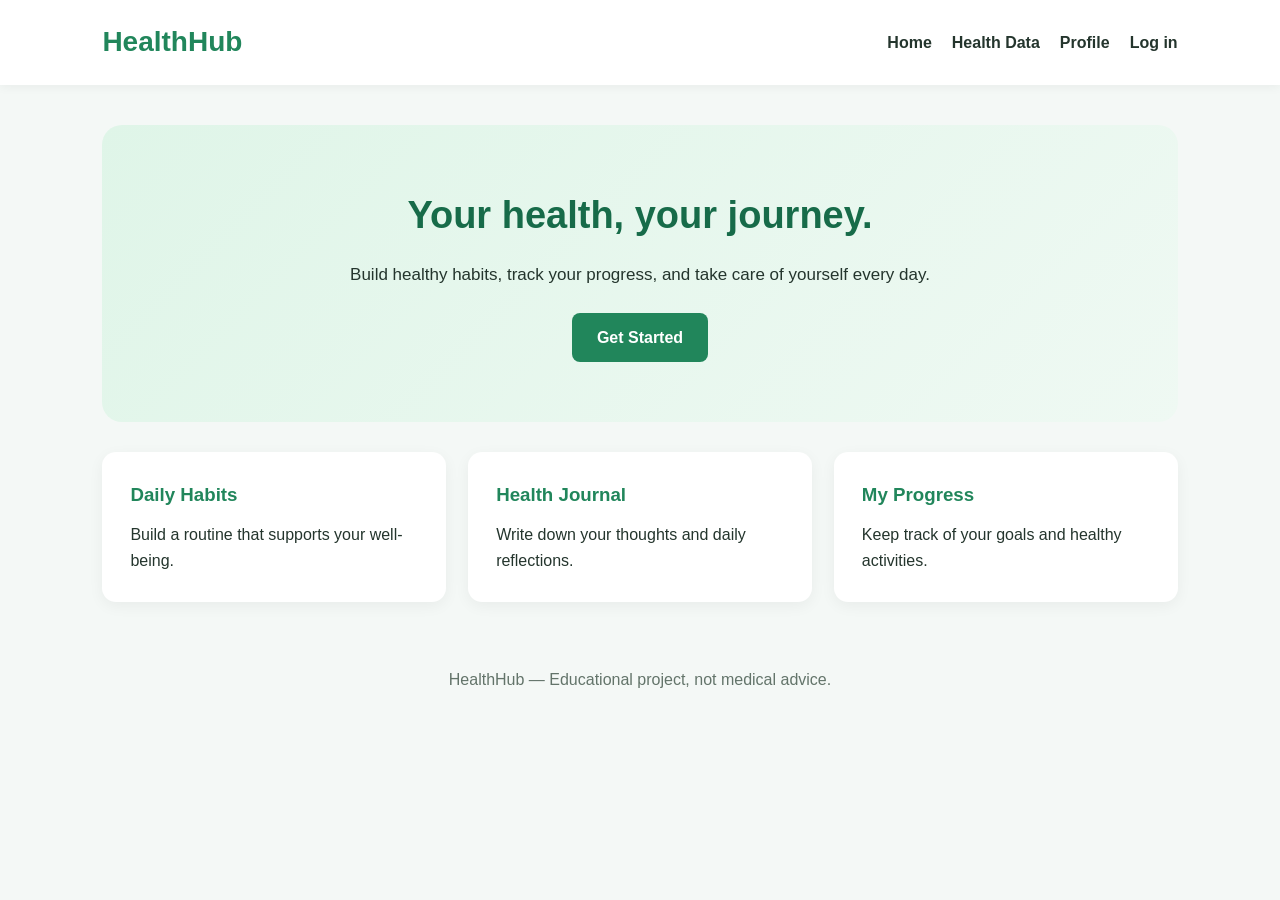
<file: frontend/index.html>
<!DOCTYPE html>
<html lang="en">
<head>
    <meta charset="UTF-8">
    <meta name="viewport" content="width=device-width, initial-scale=1.0">
    <title>HealthHub</title>
    <link rel="stylesheet" href="css/style.css">
    <script src="js/app.js" defer></script>
</head>
<body>
    <div id="app">
        <main class="container">
            <h1>HealthHub</h1>
            <p>Loading HealthHub...</p>
        </main>
    </div>
</body>
</html>
</file>
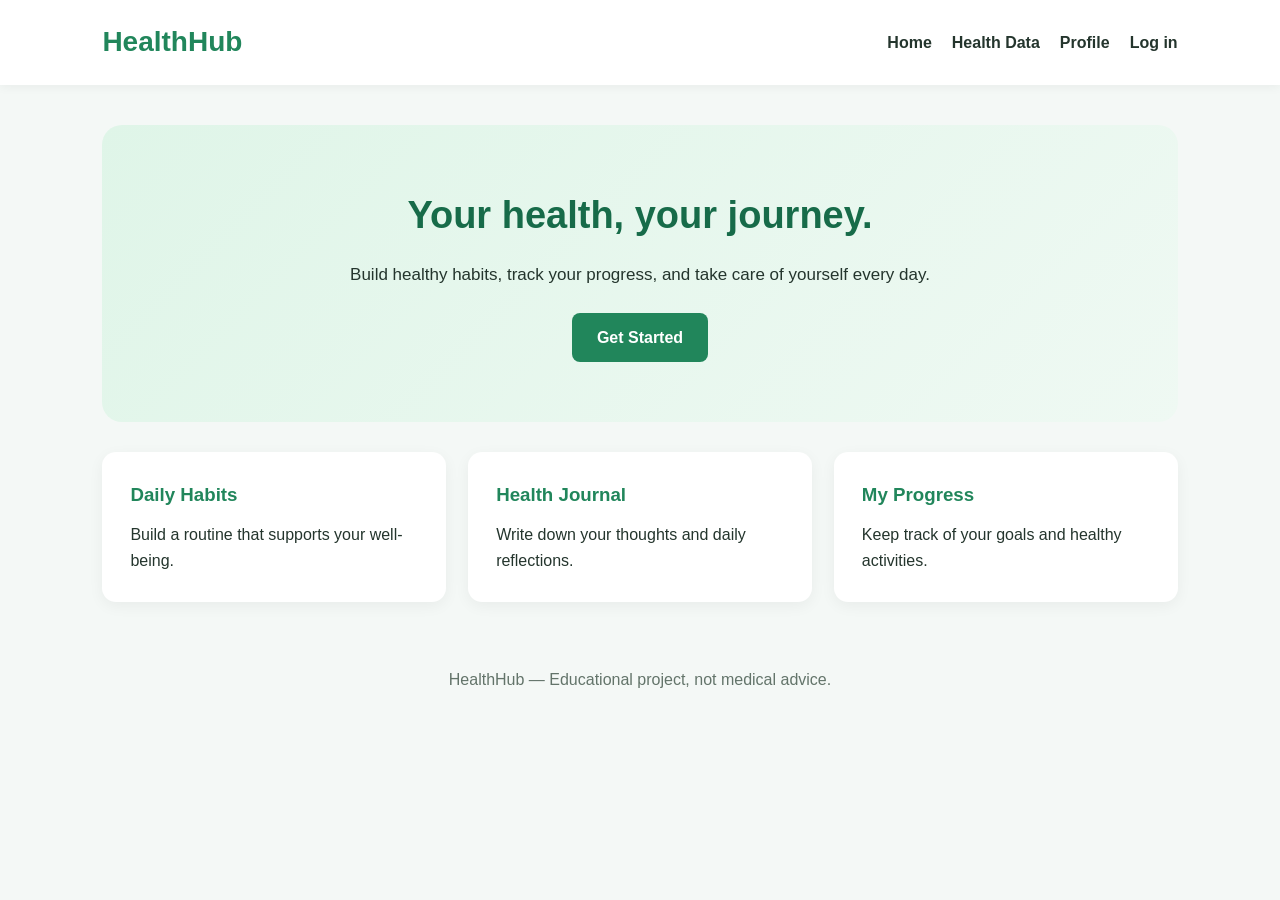
<file: frontend/views/dashboard.html>
<!DOCTYPE html>
<html lang="en">
<head>
    <meta charset="UTF-8">
    <meta name="viewport" content="width=device-width, initial-scale=1.0">
    <title>HealthHub</title>
    <link rel="stylesheet" href="../css/style.css">
</head>
<body>
    <header>
        <h1>HealthHub</h1>
        <nav>
            <a href="dashboard.html">Home</a>
            <a href="entities.html">Health Data</a>
            <a href="profile.html">Profile</a>
            <a href="login.html">Log in</a>
        </nav>
    </header>

    <main class="container">
        <section class="welcome">
            <h2>Your health, your journey.</h2>
            <p>Build healthy habits, track your progress, and take care of yourself every day.</p>
            <a class="button" href="register.html">Get Started</a>
        </section>

        <section class="cards">
            <article class="card">
                <h3>Daily Habits</h3>
                <p>Build a routine that supports your well-being.</p>
            </article>
            <article class="card">
                <h3>Health Journal</h3>
                <p>Write down your thoughts and daily reflections.</p>
            </article>
            <article class="card">
                <h3>My Progress</h3>
                <p>Keep track of your goals and healthy activities.</p>
            </article>
        </section>
    </main>

    <footer>
        <p>HealthHub — Educational project, not medical advice.</p>
    </footer>
</body>
</html>
</file>
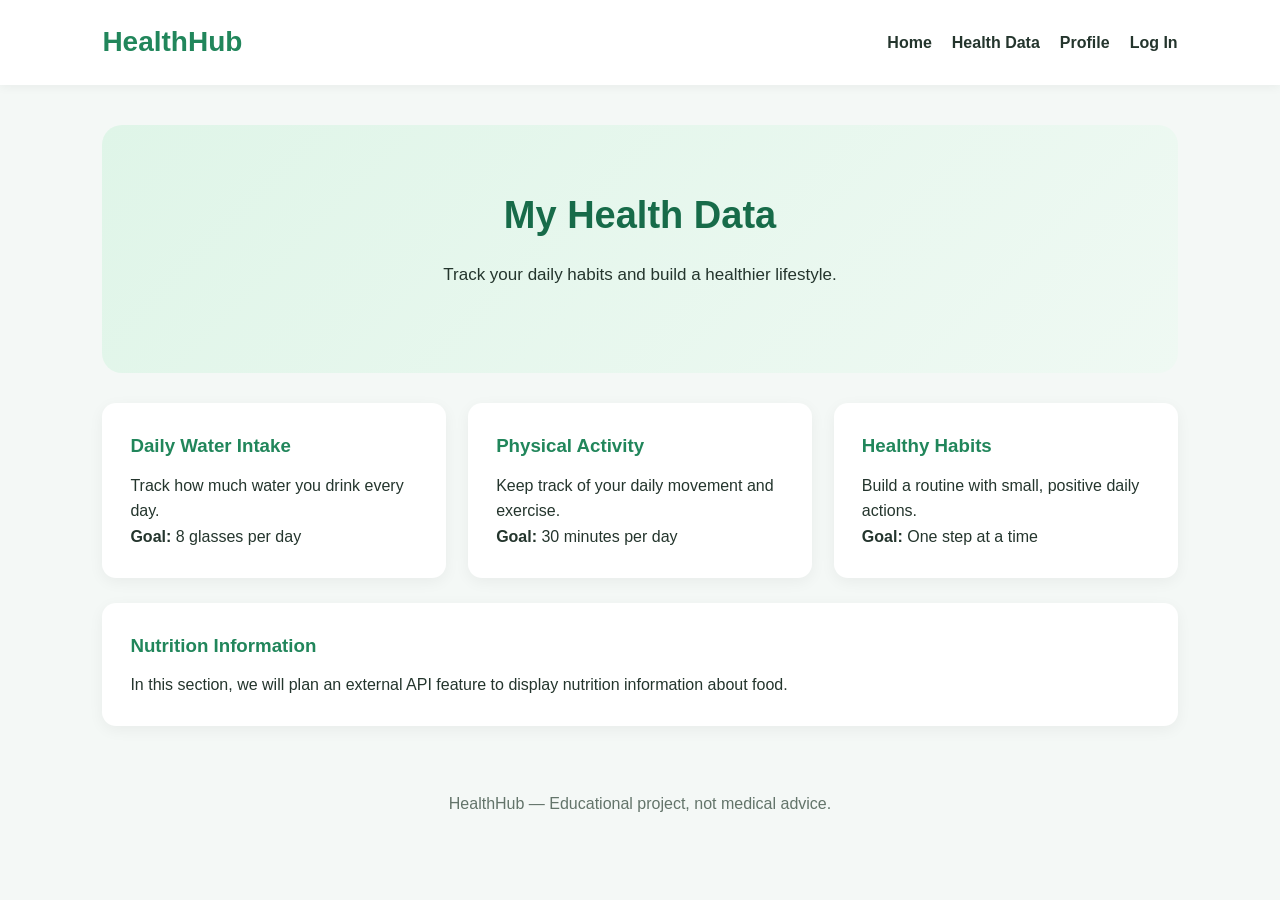
<file: frontend/views/entities.html>
<!DOCTYPE html>
<html lang="en">
<head>
    <meta charset="UTF-8">
    <meta name="viewport" content="width=device-width, initial-scale=1.0">
    <title>HealthHub | Health Data</title>
    <link rel="stylesheet" href="../css/style.css">
</head>
<body>
   <header>
        <h1>HealthHub</h1>
        <nav>
            <a href="dashboard.html">Home</a>
            <a href="entities.html">Health Data</a>
            <a href="profile.html">Profile</a>
            <a href="login.html">Log In</a>
        </nav>
    </header>

    <main class="container">
        <section class="welcome">
            <h2>My Health Data</h2>
            <p>Track your daily habits and build a healthier lifestyle.</p>
        </section>

        <section class="cards">
            <article class="card">
                <h3>Daily Water Intake</h3>
                <p>Track how much water you drink every day.</p>
                <p><strong>Goal:</strong> 8 glasses per day</p>
            </article>

            <article class="card">
                <h3>Physical Activity</h3>
                <p>Keep track of your daily movement and exercise.</p>
                <p><strong>Goal:</strong> 30 minutes per day</p>
            </article>

            <article class="card">
 <h3>Healthy Habits</h3>
                <p>Build a routine with small, positive daily actions.</p>
                <p><strong>Goal:</strong> One step at a time</p>
            </article>
        </section>

        <section class="card" style="margin-top: 25px;">
            <h3>Nutrition Information</h3>
            <p>In this section, we will plan an external API feature to display nutrition information about food.</p>
        </section>
    </main>

    <footer>
        <p>HealthHub — Educational project, not medical advice.</p>
    </footer>

</body>
</html>
</file>
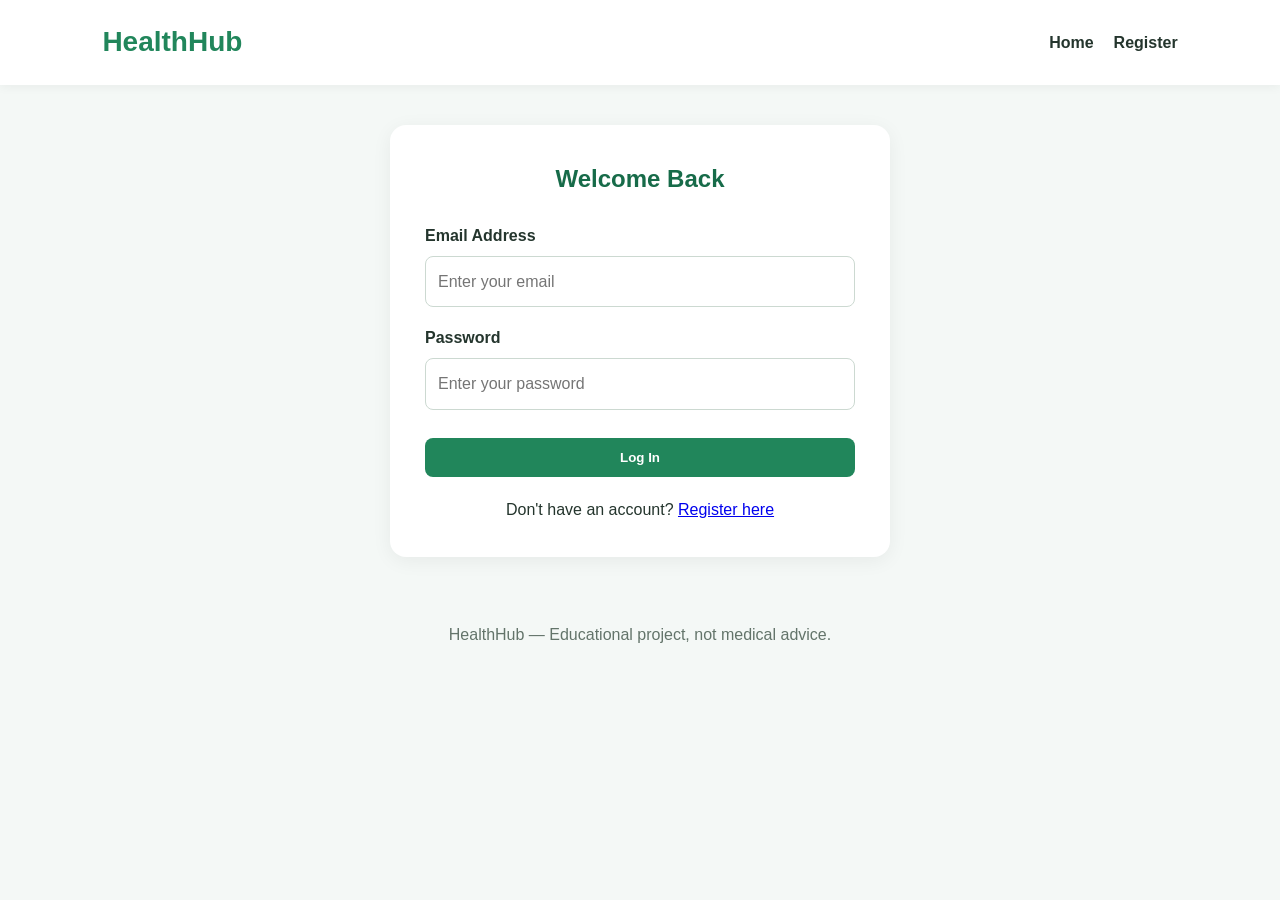
<file: frontend/views/login.html>
<html lang="en">
<head>
    <meta charset="UTF-8">
    <meta name="viewport" content="width=device-width, initial-scale=1.0">
    <title>HealthHub | Login</title>
    <link rel="stylesheet" href="../css/style.css">
</head>
<body>

    <header>
        <h1>HealthHub</h1>
        <nav>
            <a href="dashboard.html">Home</a>
            <a href="register.html">Register</a>
        </nav>
    </header>

    <main class="form-container">
        <h2>Welcome Back</h2>

        <form id="loginForm">
            <div class="form-group">
                <label for="email">Email Address</label>
                <input type="email" id="email" name="email"
                       placeholder="Enter your email" required>
            </div>

            <div class="form-group">
                <label for="password">Password</label>
                <input type="password" id="password" name="password"
                       placeholder="Enter your password" required>
            </div>

            <button type="submit" class="button">Log In</button>
        </form>

        <p style="text-align: center; 
margin-top: 20px;">
            Don't have an account?
            <a href="register.html">Register here</a>
        </p>
    </main>

    <footer>
        <p>HealthHub — Educational project, not medical advice.</p>
    </footer>

</body>
</html>
</file>
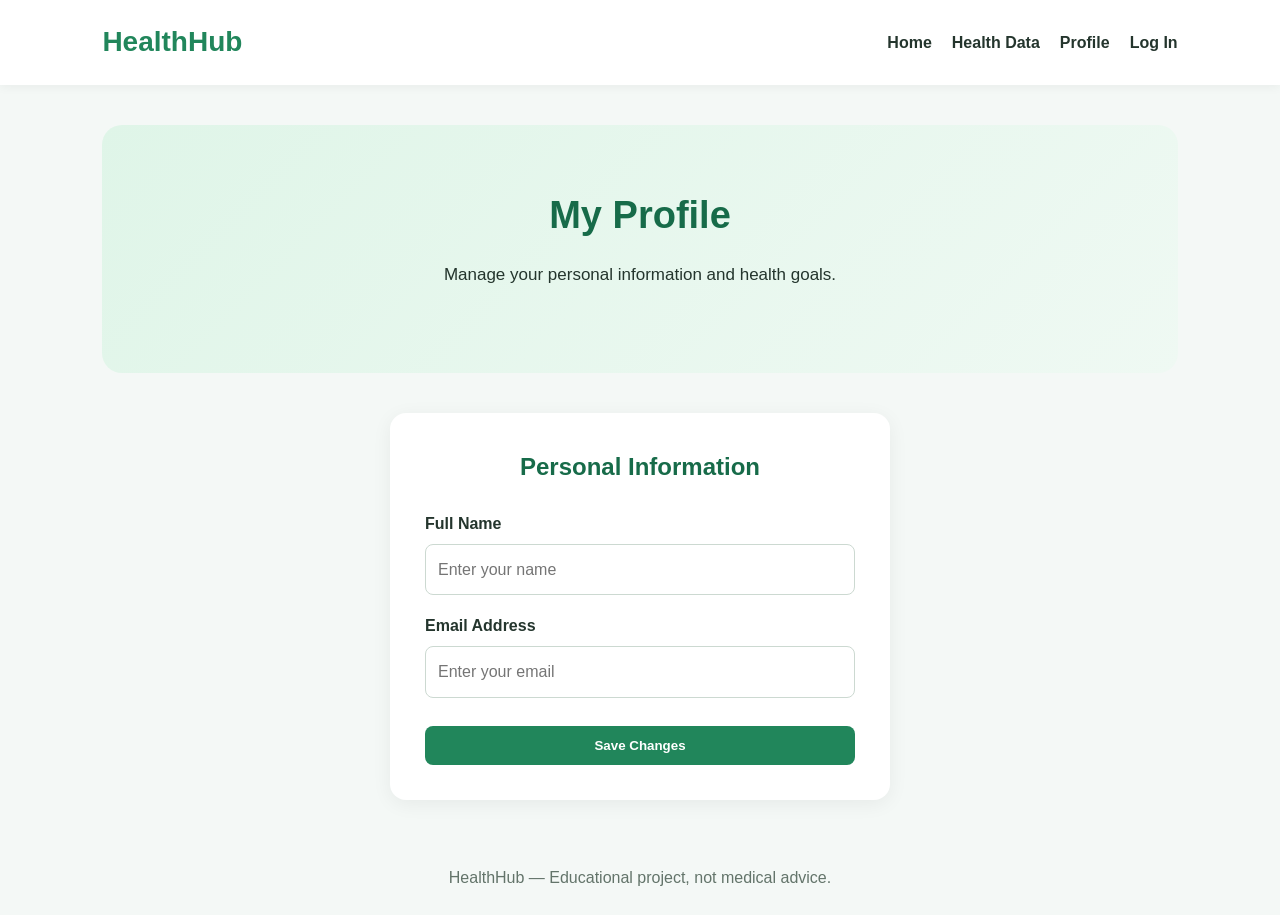
<file: frontend/views/profile.html>
<!DOCTYPE html>
<html lang="en">
<head>
    <meta charset="UTF-8">
    <meta name="viewport" content="width=device-width, initial-scale=1.0">
    <title>HealthHub | Profile</title>
    <link rel="stylesheet" href="../css/style.css">
</head>
<body>

    <header>
        <h1>HealthHub</h1>
        <nav>
            <a href="dashboard.html">Home</a>
            <a href="entities.html">Health Data</a>
            <a href="profile.html">Profile</a>
            <a href="login.html">Log In</a>
        </nav>
    </header>

    <main class="container">
        <section class="welcome">
            <h2>My Profile</h2>
            <p>Manage your personal information and health goals.</p>
        </section>

        <section class="form-container">
            <h2>Personal Information</h2>

            <form id="profileForm">
                <div class="form-group">
                    <label for="fullName">Full Name</label>
                    <input
                        type="text"
                        id="fullName"
                        name="fullName"
                        placeholder="Enter your name"
                    >
                </div>

                <div class="form-group">
                    <label for="email">Email Address</label>
                    <input
                        type="email"
                        id="email"
                        name="email"
                        placeholder="Enter your email"
                    >
                </div>

                <button type="submit" class="button">
                    Save Changes
                </button>
            </form>
        </section>
    </main>

    <footer>
        <p>HealthHub — Educational project, not medical advice.</p>
    </footer>

</body>
</html>
</file>
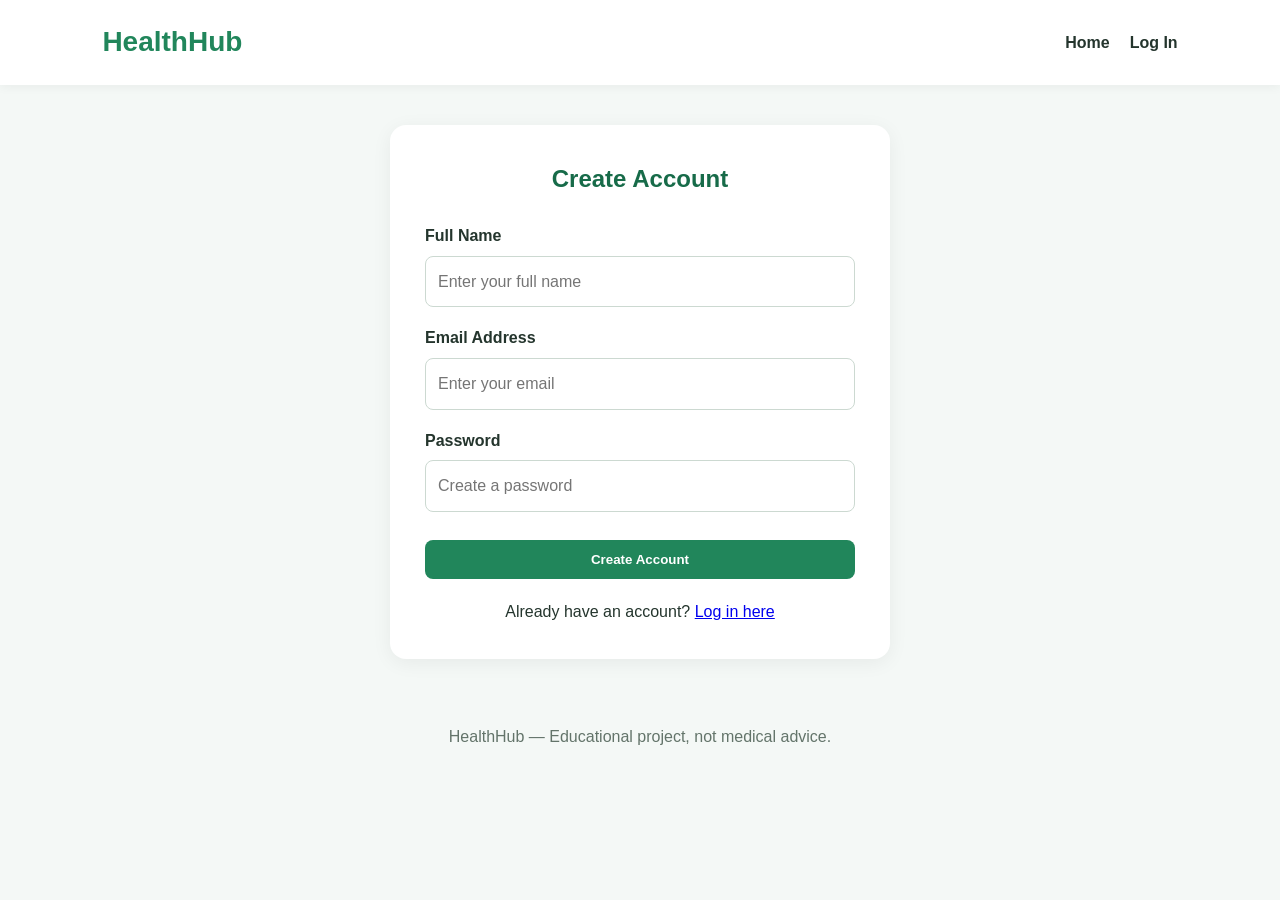
<file: frontend/views/register.html>
<html lang="en">
<head>
    <meta charset="UTF-8">
    <meta name="viewport" content="width=device-width, initial-scale=1.0">
    <title>HealthHub | Register</title>
    <link rel="stylesheet" href="../css/style.css">
</head>
<body>

    <header>
        <h1>HealthHub</h1>
        <nav>
            <a href="dashboard.html">Home</a>
            <a href="login.html">Log In</a>
        </nav>
    </header>

    <main class="form-container">
        <h2>Create Account</h2>

        <form id="registerForm">
            <div class="form-group">
                <label for="name">Full Name</label>
                <input type="text" id="name" name="name"
                       placeholder="Enter your full name" required>
            </div>

            <div class="form-group">
                <label for="email">Email Address</label>
                <input type="email" id="email" name="email"
                       placeholder="Enter your email" required>
 </div>

            <div class="form-group">
                <label for="password">Password</label>
                <input type="password" id="password" name="password"
                       placeholder="Create a password" minlength="8" required>
            </div>

            <button type="submit" class="button">Create Account</button>
        </form>

        <p style="text-align: center; margin-top: 20px;">
            Already have an account?
            <a href="login.html">Log in here</a>
        </p>
    </main>

    <footer>
        <p>HealthHub — Educational project, not medical advice.</p>
    </footer>

</body>
</html>
</file>
<file: frontend/css/style.css>
/* General settings */
* {
    margin: 0;
    padding: 0;
    box-sizing: border-box;
}

body {
    font-family: Arial, sans-serif;
    background-color: #f4f8f6;
    color: #24352d;
    line-height: 1.6;
}

/* Header and navigation */
header {
    background-color: #ffffff;
    padding: 20px 8%;
    display: flex;
    justify-content: space-between;
    align-items: center;
    flex-wrap: wrap;
    gap: 15px;
    box-shadow: 0 2px 10px rgba(0, 0, 0, 0.05);
}

header h1 {
    color: #21865b;
    font-size: 28px;
}

nav {
    display: flex;
    flex-wrap: wrap;
    gap: 20px;
}

nav a {
    text-decoration: none;
    color: #24352d;
    font-weight: bold;
}

nav a:hover {
    color: #21865b;
}

/* Main content */
.container {
    width: 84%;
    max-width: 1200px;
    margin: 40px auto;
}

.welcome {
    background: linear-gradient(135deg, #dff5e8, #eff9f3);
    padding: 60px 35px;
    border-radius: 20px;
    text-align: center;
}

.welcome h2 {
    font-size: 38px;
    color: #176b49;
    margin-bottom: 15px;
}

.welcome p {
    max-width: 600px;
    margin: 0 auto 25px;
    font-size: 17px;
}

/* Buttons */
.button {
    display: inline-block;
    background-color: #21865b;
    color: white;
    padding: 12px 25px;
    border-radius: 8px;
    text-decoration: none;
    font-weight: bold;
    border: none;
    cursor: pointer;
}

.button:hover {
    background-color: #176b49;
}

/* Dashboard cards */
.cards {
    display: grid;
    grid-template-columns: repeat(3, minmax(0, 1fr));
    gap: 22px;
    margin-top: 30px;
}

.card {
    background-color: white;
    padding: 28px;
    border-radius: 14px;
    box-shadow: 0 4px 15px rgba(0, 0, 0, 0.05);
}

.card h3 {
    color: #21865b;
    margin-bottom: 12px;
}

/* Forms */
.form-container {
    background: white;
    max-width: 500px;
    margin: 40px auto;
    padding: 35px;
    border-radius: 16px;
    box-shadow: 0 4px 20px rgba(0, 0, 0, 0.06);
}

.form-container h2 {
    text-align: center;
    margin-bottom: 25px;
    color: #176b49;
}

.form-group {
    margin-bottom: 18px;
}

.form-group label {
    display: block;
    margin-bottom: 7px;
    font-weight: bold;
}

.form-group input,
.form-group select,
.form-group textarea {
    width: 100%;
    padding: 12px;
    border: 1px solid #ccd9d1;
    border-radius: 8px;
    font: inherit;
}

.form-container .button {
    width: 100%;
    margin-top: 10px;
}

/* Footer */
footer {
    text-align: center;
    padding: 25px;
    color: #63746a;
    margin-top: 40px;
}

/* Mobile responsive design */
@media (max-width: 768px) {
    header {
        padding: 20px 5%;
        flex-direction: column;
    }

    nav {
        justify-content: center;
        gap: 12px;
    }

    .container {
        width: 92%;
        margin: 25px auto;
    }

    .welcome {
        padding: 40px 20px;
    }

    .welcome h2 {
        font-size: 29px;
    }

    .cards {
        grid-template-columns: 1fr;
    }

    .form-container {
        padding: 25px 20px;
    }
}
</file>
